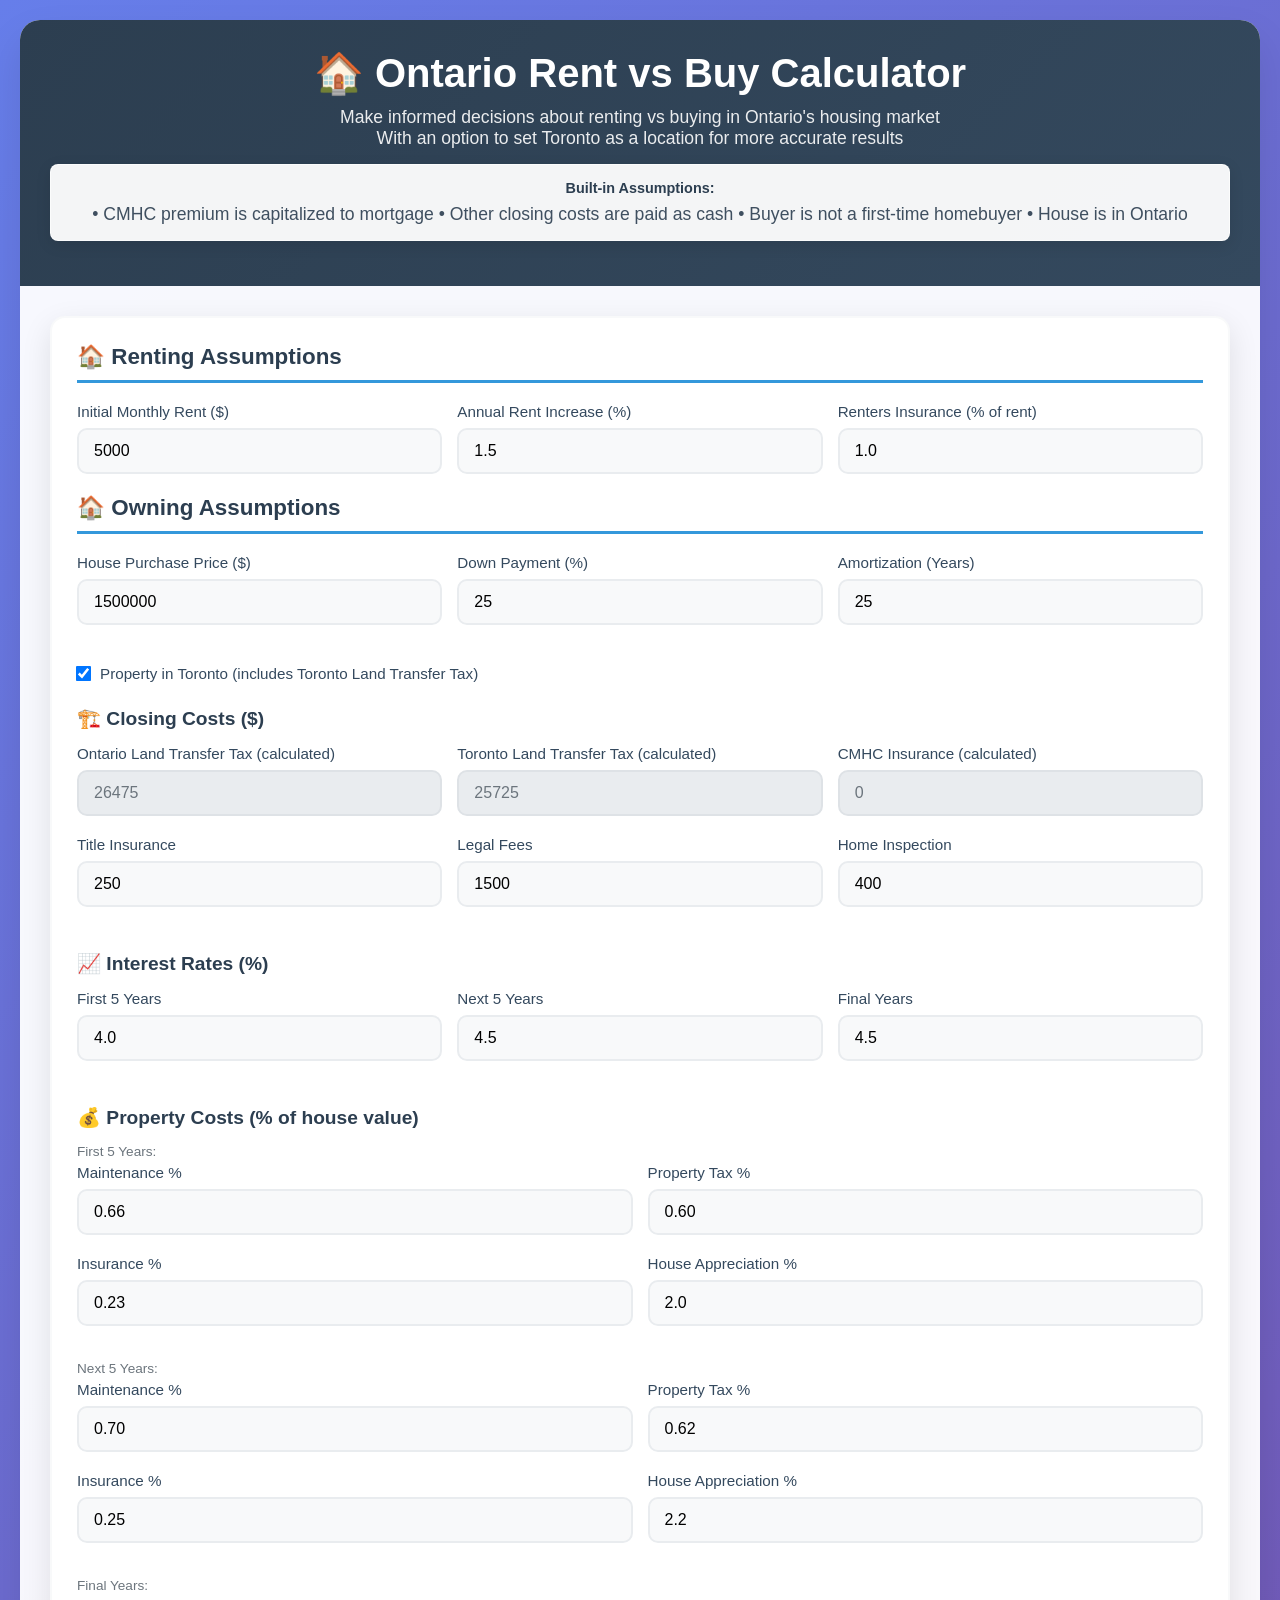
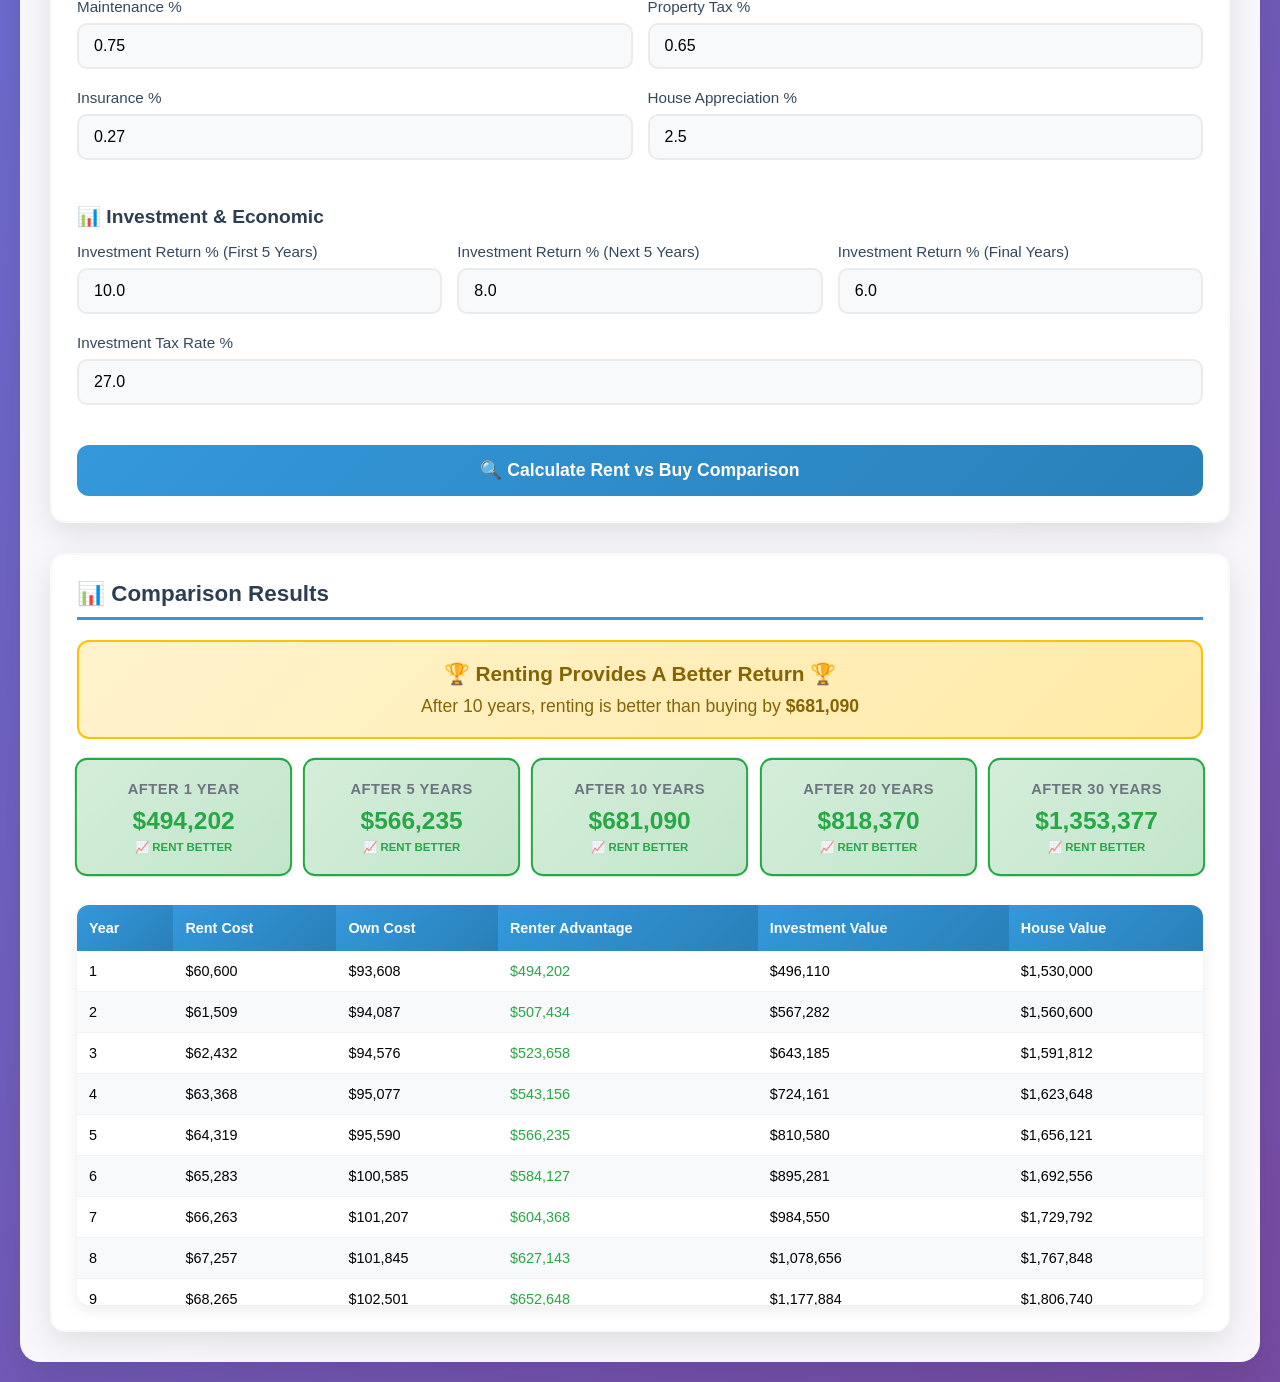
<file: index.html>
<!DOCTYPE html>
<html lang="en">
<head>
    <meta charset="UTF-8">
    <meta name="viewport" content="width=device-width, initial-scale=1.0">
    <title>Toronto Rent vs Buy Investment Calculator</title>
	<link rel="stylesheet" href="style.css">
	<script src="calculator.js"></script>
</head>
<body>
    <div class="container">
        <div class="header">
            <h1>🏠 Ontario Rent vs Buy Calculator</h1>
            <p>Make informed decisions about renting vs buying in Ontario's housing market</p>
			<p>With an option to set Toronto as a location for more accurate results</p>
            
            <div class="assumptions">
                <h4>Built-in Assumptions:</h4>
                <p>• CMHC premium is capitalized to mortgage • Other closing costs are paid as cash • Buyer is not a first-time homebuyer • House is in Ontario</p>
            </div>
        </div>

        <div class="main-content">
            <div class="input-section">
                <h2 class="section-title">🏠 Renting Assumptions</h2>
                
				<div class="three-column">
					<div class="input-group">
						<label>Initial Monthly Rent ($)</label>
						<input type="number" id="monthlyRent" value="5000">
                </div>
                
                    <div class="input-group">
                        <label>Annual Rent Increase (%)</label>
                        <input type="number" id="rentIncrease" value="1.5" step="0.1">
                </div>
                    
                    <div class="input-group">
                        <label>Renters Insurance (% of rent)</label>
                        <input type="number" id="rentersInsurancePercent" value="1.0" step="0.1">
                    </div>
                </div>
				
				<h2 class="section-title">🏠 Owning Assumptions</h2>
                
                <div class="three-column">
                    <div class="input-group">
                        <label>House Purchase Price ($)</label>
                        <input type="number" id="housePrice" value="1500000">
                    </div>
                    
                    <div class="input-group">
                        <label>Down Payment (%)</label>
                        <input type="number" id="downPayment" value="25" step="0.1">
                    </div>
                    
                    <div class="input-group">
                        <label>Amortization (Years)</label>
                        <input type="number" id="amortization" value="25" min="1" max="30">
                    </div>
                </div>
				
				<div class="input-group" style="margin: 20px 0;">
					<label style="display: flex; align-items: center; font-weight: 500; color: #34495e; font-size: 0.95rem;">
						<input type="checkbox" id="propertyInToronto" 
						   style="margin-right: 10px; width: auto; transform: scale(1.2);" 
						   onchange="updateCalculatedFields()" checked>
						Property in Toronto (includes Toronto Land Transfer Tax)
					</label>
				</div>	
                
				<h3 style="margin: 25px 0 15px 0; color: #2c3e50; font-size: 1.2rem;">🏗️ Closing Costs ($)</h3>
                
                <div class="three-column">
                    <div class="input-group">
                        <label>Ontario Land Transfer Tax (calculated)</label>
                        <input type="number" id="ontarioLTT" value="0" readonly="readonly">
                    </div>
                    
                    <div class="input-group">
                        <label>Toronto Land Transfer Tax (calculated)</label>
                        <input type="number" id="torontoLTT" value="0" readonly="readonly">
                    </div>
					
					<div class="input-group">
						<label>CMHC Insurance (calculated)</label>
						<input type="number" id="cmhcInsurance" value="0" readonly="readonly">
					</div>
                </div>

                <div class="three-column">
                    <div class="input-group">
                        <label>Title Insurance</label>
                        <input type="number" id="titleInsurance" value="250">
                    </div>
                    
                    <div class="input-group">
                        <label>Legal Fees</label>
                        <input type="number" id="legalFees" value="1500">
                    </div>

                    <div class="input-group">
                        <label>Home Inspection</label>
                        <input type="number" id="homeInspection" value="400">
                    </div>
                </div>


				
				<h3 style="margin: 25px 0 15px 0; color: #2c3e50; font-size: 1.2rem;">📈 Interest Rates (%)</h3>
                
                <div class="three-column">
                    <div class="input-group">
                        <label>First 5 Years</label>
                        <input type="number" id="interestRate1" value="4.0" step="0.1">
                    </div>
                    
                    <div class="input-group">
                        <label>Next 5 Years</label>
                        <input type="number" id="interestRate2" value="4.5" step="0.1">
                    </div>

                    <div class="input-group">
                        <label>Final Years</label>
                        <input type="number" id="interestRate3" value="4.5" step="0.1">
                    </div>
                </div>
                
<h3 style="margin: 25px 0 15px 0; color: #2c3e50; font-size: 1.2rem;">💰 Property Costs (% of house value)</h3>
                
                <div class="period-label">First 5 Years:</div>
                <div class="two-column">
                    <div class="input-group">
                        <label>Maintenance %</label>
                        <input type="number" id="maintenanceRate1" value="0.66" step="0.01">
                    </div>
                    
                    <div class="input-group">
                        <label>Property Tax %</label>
                        <input type="number" id="propertyTaxRate1" value="0.60" step="0.01">
                    </div>
                </div>

                <div class="two-column">
                    <div class="input-group">
                        <label>Insurance %</label>
                        <input type="number" id="insuranceRate1" value="0.23" step="0.01">
                    </div>
                    
                    <div class="input-group">
                        <label>House Appreciation %</label>
                        <input type="number" id="appreciationRate1" value="2.0" step="0.1">
                    </div>
                </div>

                <div class="period-label">Next 5 Years:</div>
                <div class="two-column">
                    <div class="input-group">
                        <label>Maintenance %</label>
                        <input type="number" id="maintenanceRate2" value="0.70" step="0.01">
                    </div>
                    
                    <div class="input-group">
                        <label>Property Tax %</label>
                        <input type="number" id="propertyTaxRate2" value="0.62" step="0.01">
                    </div>
                </div>

                <div class="two-column">
                    <div class="input-group">
                        <label>Insurance %</label>
                        <input type="number" id="insuranceRate2" value="0.25" step="0.01">
                    </div>
                    
                    <div class="input-group">
                        <label>House Appreciation %</label>
                        <input type="number" id="appreciationRate2" value="2.2" step="0.1">
                    </div>
                </div>

                <div class="period-label">Final Years:</div>
                <div class="two-column">
                    <div class="input-group">
                        <label>Maintenance %</label>
                        <input type="number" id="maintenanceRate3" value="0.75" step="0.01">
                    </div>
                    
                    <div class="input-group">
                        <label>Property Tax %</label>
                        <input type="number" id="propertyTaxRate3" value="0.65" step="0.01">
                    </div>
                </div>

                <div class="two-column">
                    <div class="input-group">
                        <label>Insurance %</label>
                        <input type="number" id="insuranceRate3" value="0.27" step="0.01">
                    </div>
                    
                    <div class="input-group">
                        <label>House Appreciation %</label>
                        <input type="number" id="appreciationRate3" value="2.5" step="0.1">
                    </div>
                </div>

                <h3 style="margin: 25px 0 15px 0; color: #2c3e50; font-size: 1.2rem;">📊 Investment & Economic</h3>
                
				<div class="three-column">
					<div class="input-group">
						<label>Investment Return % (First 5 Years)</label>
						<input type="number" id="investmentReturn1" value="10.0" step="0.1">
					</div>
					
					<div class="input-group">
						<label>Investment Return % (Next 5 Years)</label>
						<input type="number" id="investmentReturn2" value="8.0" step="0.1">
					</div>
					
					<div class="input-group">
						<label>Investment Return % (Final Years)</label>
						<input type="number" id="investmentReturn3" value="6.0" step="0.1">
					</div>
				</div>

                <div class="input-group">
                    <label>Investment Tax Rate %</label>
                    <input type="number" id="investmentTaxRate" value="27.0" step="0.1">
                </div>

                <button class="calculate-btn" onclick="calculateComparison()">
                    🔍 Calculate Rent vs Buy Comparison
                </button>
            </div>

            <div class="results-section">
                <h2 class="section-title">📊 Comparison Results</h2>
                
                <div class="summary-highlight" id="summaryResult">
                    <h3>Calculating...</h3>
                    <p>Click "Calculate" to see results</p>
                </div>

                <div class="comparison-grid">
                    <div class="comparison-card">
                        <h3>After 1 Year</h3>
                        <div class="value" id="result1">$0</div>
                    </div>
                    <div class="comparison-card">
                        <h3>After 5 Years</h3>
                        <div class="value" id="result5">$0</div>
                    </div>
                    <div class="comparison-card highlighted">
                        <h3>After 10 Years</h3>
                        <div class="value" id="result10">$0</div>
                    </div>
                    <div class="comparison-card">
                        <h3>After 20 Years</h3>
                        <div class="value" id="result20">$0</div>
                    </div>
                    <div class="comparison-card">
                        <h3>After 30 Years</h3>
                        <div class="value" id="result30">$0</div>
                    </div>
                </div>

                <div class="detailed-table">
                    <div class="table-container">
                        <table>
                            <thead>
                                <tr>
                                    <th>Year</th>
                                    <th>Rent Cost</th>
                                    <th>Own Cost</th>
                                    <th>Renter Advantage</th>
                                    <th>Investment Value</th>
                                    <th>House Value</th>
                                </tr>
                            </thead>
                            <tbody id="detailedResults">
                                <tr>
                                    <td colspan="6" style="text-align: center; padding: 30px; color: #6c757d;">
                                        Click "Calculate" to see detailed year-by-year comparison
                                    </td>
                                </tr>
                            </tbody>
                        </table>
                    </div>
                </div>
            </div>
        </div>
    </div>

</body>
</html>
</file>
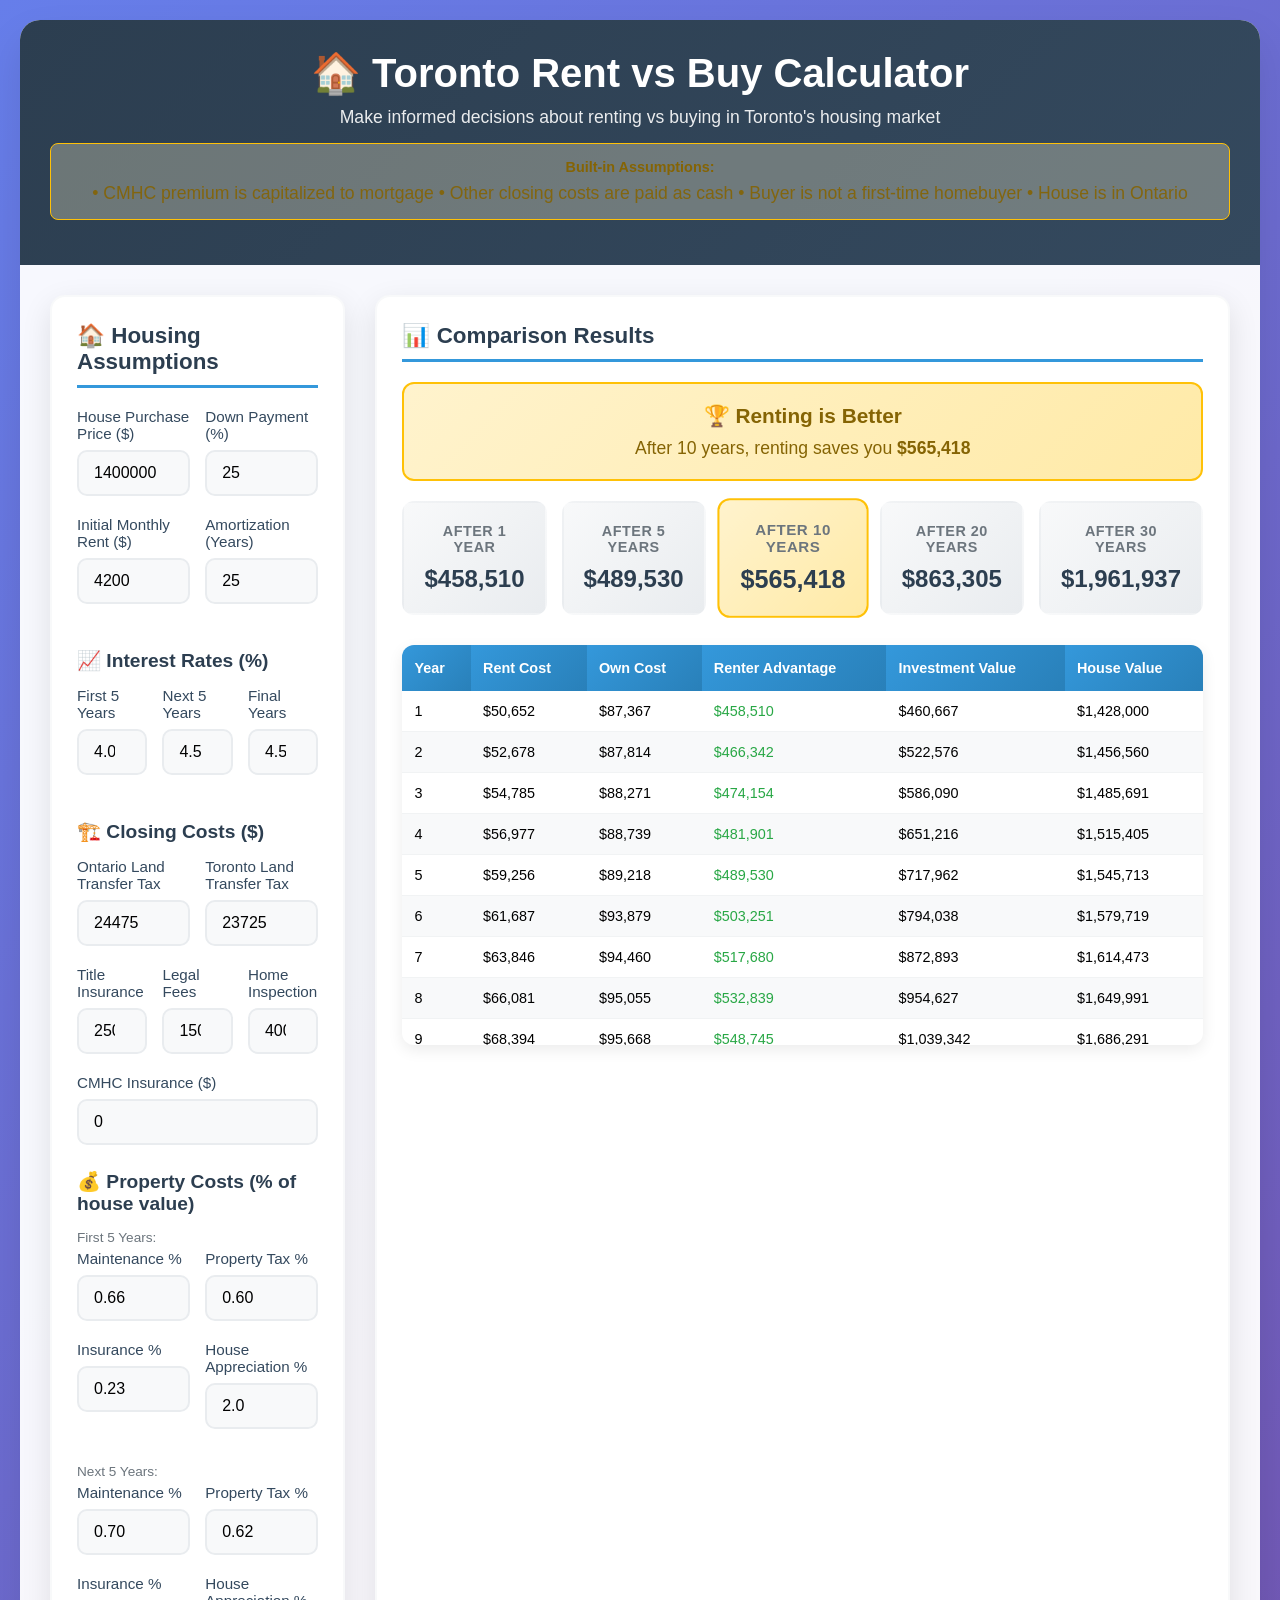
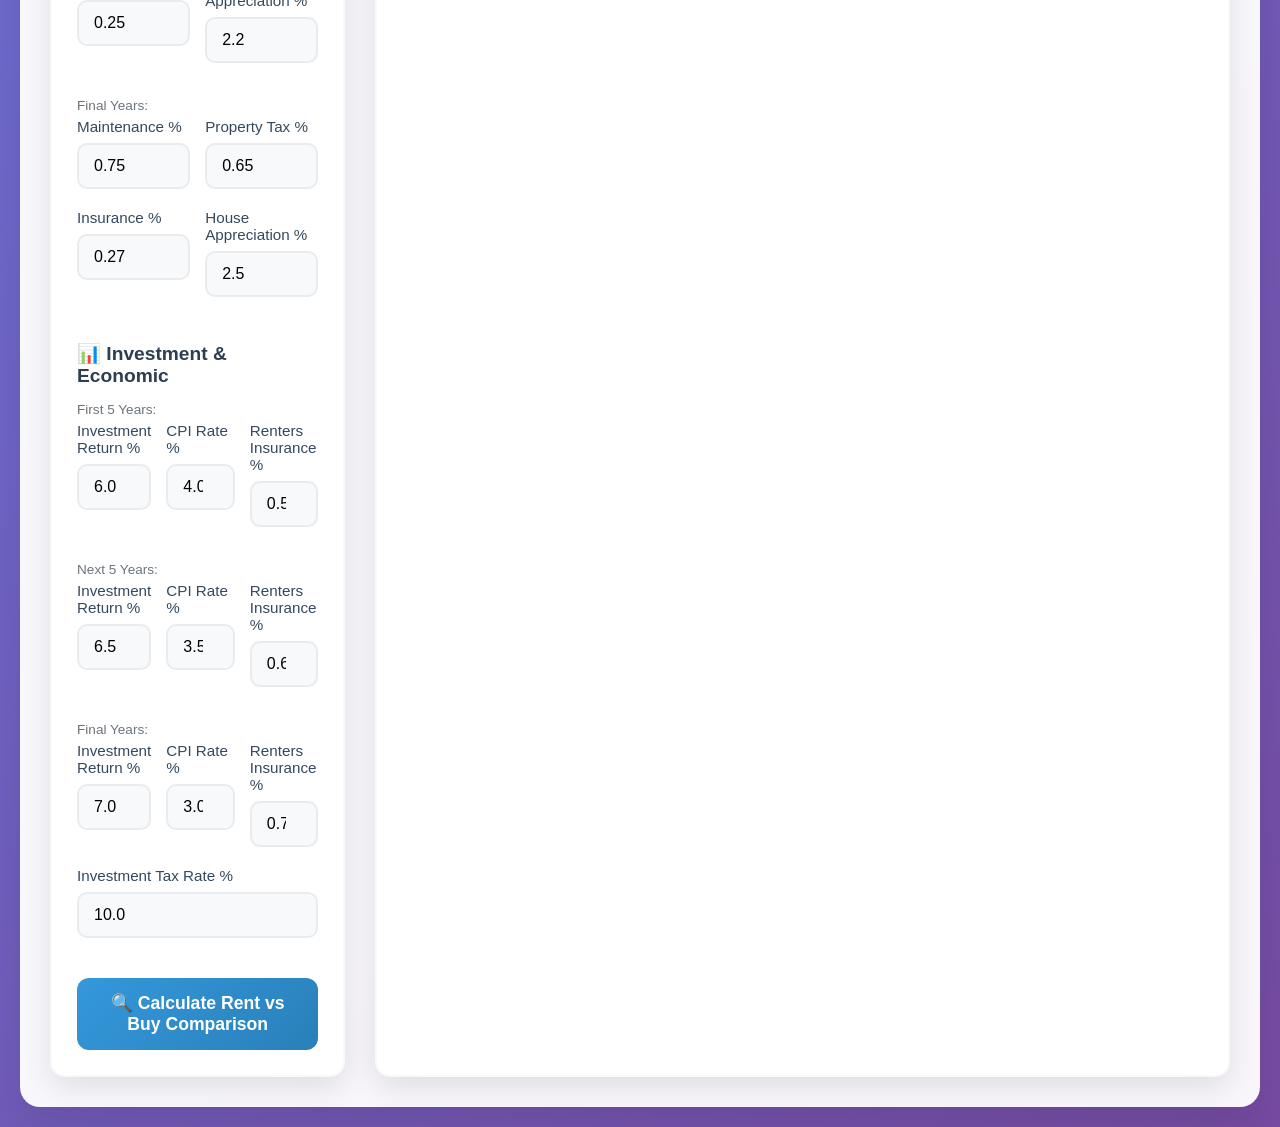
<file: enhanced-rent-buy-calculator.html>
<!DOCTYPE html>
<html lang="en">
<head>
    <meta charset="UTF-8">
    <meta name="viewport" content="width=device-width, initial-scale=1.0">
    <title>Toronto Rent vs Buy Investment Calculator</title>
    <style>
        * {
            margin: 0;
            padding: 0;
            box-sizing: border-box;
        }

        body {
            font-family: 'Segoe UI', Tahoma, Geneva, Verdana, sans-serif;
            background: linear-gradient(135deg, #667eea 0%, #764ba2 100%);
            min-height: 100vh;
            padding: 20px;
        }

        .container {
            max-width: 1600px;
            margin: 0 auto;
            background: rgba(255, 255, 255, 0.95);
            border-radius: 20px;
            box-shadow: 0 20px 40px rgba(0, 0, 0, 0.1);
            overflow: hidden;
        }

        .header {
            background: linear-gradient(135deg, #2c3e50 0%, #34495e 100%);
            color: white;
            padding: 30px;
            text-align: center;
        }

        .header h1 {
            font-size: 2.5rem;
            margin-bottom: 10px;
            font-weight: 600;
        }

        .header p {
            font-size: 1.1rem;
            opacity: 0.9;
        }

        .assumptions {
            background: rgba(255, 243, 205, 0.3);
            border: 1px solid #ffc107;
            border-radius: 8px;
            padding: 15px;
            margin: 15px 0;
            font-size: 0.9rem;
            color: #856404;
        }

        .assumptions h4 {
            margin-bottom: 8px;
            color: #856404;
        }

        .main-content {
            display: grid;
            grid-template-columns: 1fr 1fr;
            gap: 30px;
            padding: 30px;
        }

        .input-section {
            background: white;
            border-radius: 15px;
            padding: 25px;
            box-shadow: 0 10px 30px rgba(0, 0, 0, 0.1);
            border: 2px solid #f8f9fa;
        }

        .section-title {
            font-size: 1.4rem;
            font-weight: 600;
            color: #2c3e50;
            margin-bottom: 20px;
            padding-bottom: 10px;
            border-bottom: 3px solid #3498db;
        }

        .input-group {
            margin-bottom: 20px;
        }

        .input-group label {
            display: block;
            font-weight: 500;
            color: #34495e;
            margin-bottom: 8px;
            font-size: 0.95rem;
        }

        .input-group input {
            width: 100%;
            padding: 12px 15px;
            border: 2px solid #e9ecef;
            border-radius: 10px;
            font-size: 1rem;
            transition: all 0.3s ease;
            background: #f8f9fa;
        }

        .input-group input:focus {
            outline: none;
            border-color: #3498db;
            background: white;
            box-shadow: 0 0 0 3px rgba(52, 152, 219, 0.1);
        }

        .results-section {
            background: white;
            border-radius: 15px;
            padding: 25px;
            box-shadow: 0 10px 30px rgba(0, 0, 0, 0.1);
            border: 2px solid #f8f9fa;
        }

        .comparison-grid {
            display: grid;
            grid-template-columns: repeat(5, 1fr);
            gap: 15px;
            margin-bottom: 30px;
        }

        .comparison-card {
            background: linear-gradient(135deg, #f8f9fa 0%, #e9ecef 100%);
            padding: 20px;
            border-radius: 12px;
            text-align: center;
            border: 2px solid transparent;
            transition: all 0.3s ease;
        }

        .comparison-card:hover {
            transform: translateY(-5px);
            box-shadow: 0 15px 35px rgba(0, 0, 0, 0.1);
        }

        .comparison-card.winner {
            background: linear-gradient(135deg, #d4edda 0%, #c3e6cb 100%);
            border-color: #28a745;
        }

        .comparison-card.highlighted {
            background: linear-gradient(135deg, #fff3cd 0%, #ffeaa7 100%);
            border-color: #ffc107;
            transform: scale(1.05);
        }

        .comparison-card h3 {
            font-size: 0.9rem;
            color: #6c757d;
            margin-bottom: 10px;
            text-transform: uppercase;
            letter-spacing: 0.5px;
        }

        .comparison-card .value {
            font-size: 1.5rem;
            font-weight: 700;
            color: #2c3e50;
        }

        .comparison-card.winner .value {
            color: #28a745;
        }

        .detailed-table {
            background: white;
            border-radius: 12px;
            overflow: hidden;
            box-shadow: 0 5px 15px rgba(0, 0, 0, 0.08);
            margin-top: 30px;
        }

        .table-container {
            max-height: 400px;
            overflow-y: auto;
        }

        table {
            width: 100%;
            border-collapse: collapse;
        }

        th {
            background: linear-gradient(135deg, #3498db 0%, #2980b9 100%);
            color: white;
            padding: 15px 12px;
            text-align: left;
            font-weight: 600;
            font-size: 0.9rem;
            position: sticky;
            top: 0;
            z-index: 10;
        }

        td {
            padding: 12px;
            border-bottom: 1px solid #f1f3f4;
            font-size: 0.9rem;
        }

        tr:nth-child(even) {
            background: #f8f9fa;
        }

        tr:hover {
            background: #e3f2fd;
        }

        .calculate-btn {
            background: linear-gradient(135deg, #3498db 0%, #2980b9 100%);
            color: white;
            border: none;
            padding: 15px 30px;
            font-size: 1.1rem;
            font-weight: 600;
            border-radius: 12px;
            cursor: pointer;
            transition: all 0.3s ease;
            width: 100%;
            margin-top: 20px;
        }

        .calculate-btn:hover {
            transform: translateY(-2px);
            box-shadow: 0 10px 25px rgba(52, 152, 219, 0.3);
        }

        .two-column {
            display: grid;
            grid-template-columns: 1fr 1fr;
            gap: 15px;
        }

        .three-column {
            display: grid;
            grid-template-columns: 1fr 1fr 1fr;
            gap: 15px;
        }

        .full-width {
            grid-column: 1 / -1;
        }

        .period-label {
            font-size: 0.85rem;
            color: #6c757d;
            font-weight: 500;
            margin: 15px 0 5px 0;
        }

        @media (max-width: 1200px) {
            .comparison-grid {
                grid-template-columns: repeat(3, 1fr);
            }
        }

        @media (max-width: 768px) {
            .main-content {
                grid-template-columns: 1fr;
                gap: 20px;
                padding: 20px;
            }
            
            .comparison-grid {
                grid-template-columns: 1fr;
            }
            
            .two-column,
            .three-column {
                grid-template-columns: 1fr;
            }
            
            .header h1 {
                font-size: 2rem;
            }
        }

        .summary-highlight {
            background: linear-gradient(135deg, #fff3cd 0%, #ffeaa7 100%);
            border: 2px solid #ffc107;
            border-radius: 12px;
            padding: 20px;
            margin: 20px 0;
            text-align: center;
        }

        .summary-highlight h3 {
            color: #856404;
            font-size: 1.3rem;
            margin-bottom: 10px;
        }

        .summary-highlight p {
            color: #856404;
            font-size: 1.1rem;
            font-weight: 500;
        }
    </style>
</head>
<body>
    <div class="container">
        <div class="header">
            <h1>🏠 Toronto Rent vs Buy Calculator</h1>
            <p>Make informed decisions about renting vs buying in Toronto's housing market</p>
            
            <div class="assumptions">
                <h4>Built-in Assumptions:</h4>
                <p>• CMHC premium is capitalized to mortgage • Other closing costs are paid as cash • Buyer is not a first-time homebuyer • House is in Ontario</p>
            </div>
        </div>

        <div class="main-content">
            <div class="input-section">
                <h2 class="section-title">🏠 Housing Assumptions</h2>
                
                <div class="two-column">
                    <div class="input-group">
                        <label>House Purchase Price ($)</label>
                        <input type="number" id="housePrice" value="1400000">
                    </div>
                    
                    <div class="input-group">
                        <label>Down Payment (%)</label>
                        <input type="number" id="downPayment" value="25" step="0.1">
                    </div>
                </div>

                <div class="two-column">
                    <div class="input-group">
                        <label>Initial Monthly Rent ($)</label>
                        <input type="number" id="monthlyRent" value="4200">
                    </div>
                    
                    <div class="input-group">
                        <label>Amortization (Years)</label>
                        <input type="number" id="amortization" value="25" min="1" max="30">
                    </div>
                </div>

                <h3 style="margin: 25px 0 15px 0; color: #2c3e50; font-size: 1.2rem;">📈 Interest Rates (%)</h3>
                
                <div class="three-column">
                    <div class="input-group">
                        <label>First 5 Years</label>
                        <input type="number" id="interestRate1" value="4.0" step="0.1">
                    </div>
                    
                    <div class="input-group">
                        <label>Next 5 Years</label>
                        <input type="number" id="interestRate2" value="4.5" step="0.1">
                    </div>

                    <div class="input-group">
                        <label>Final Years</label>
                        <input type="number" id="interestRate3" value="4.5" step="0.1">
                    </div>
                </div>

                <h3 style="margin: 25px 0 15px 0; color: #2c3e50; font-size: 1.2rem;">🏗️ Closing Costs ($)</h3>
                
                <div class="two-column">
                    <div class="input-group">
                        <label>Ontario Land Transfer Tax</label>
                        <input type="number" id="ontarioLTT" value="0" readonly>
                    </div>
                    
                    <div class="input-group">
                        <label>Toronto Land Transfer Tax</label>
                        <input type="number" id="torontoLTT" value="0" readonly>
                    </div>
                </div>

                <div class="three-column">
                    <div class="input-group">
                        <label>Title Insurance</label>
                        <input type="number" id="titleInsurance" value="250">
                    </div>
                    
                    <div class="input-group">
                        <label>Legal Fees</label>
                        <input type="number" id="legalFees" value="1500">
                    </div>

                    <div class="input-group">
                        <label>Home Inspection</label>
                        <input type="number" id="homeInspection" value="400">
                    </div>
                </div>

                <div class="input-group">
                    <label>CMHC Insurance ($)</label>
                    <input type="number" id="cmhcInsurance" value="0" readonly>
                </div>

                <h3 style="margin: 25px 0 15px 0; color: #2c3e50; font-size: 1.2rem;">💰 Property Costs (% of house value)</h3>
                
                <div class="period-label">First 5 Years:</div>
                <div class="two-column">
                    <div class="input-group">
                        <label>Maintenance %</label>
                        <input type="number" id="maintenanceRate1" value="0.66" step="0.01">
                    </div>
                    
                    <div class="input-group">
                        <label>Property Tax %</label>
                        <input type="number" id="propertyTaxRate1" value="0.60" step="0.01">
                    </div>
                </div>

                <div class="two-column">
                    <div class="input-group">
                        <label>Insurance %</label>
                        <input type="number" id="insuranceRate1" value="0.23" step="0.01">
                    </div>
                    
                    <div class="input-group">
                        <label>House Appreciation %</label>
                        <input type="number" id="appreciationRate1" value="2.0" step="0.1">
                    </div>
                </div>

                <div class="period-label">Next 5 Years:</div>
                <div class="two-column">
                    <div class="input-group">
                        <label>Maintenance %</label>
                        <input type="number" id="maintenanceRate2" value="0.70" step="0.01">
                    </div>
                    
                    <div class="input-group">
                        <label>Property Tax %</label>
                        <input type="number" id="propertyTaxRate2" value="0.62" step="0.01">
                    </div>
                </div>

                <div class="two-column">
                    <div class="input-group">
                        <label>Insurance %</label>
                        <input type="number" id="insuranceRate2" value="0.25" step="0.01">
                    </div>
                    
                    <div class="input-group">
                        <label>House Appreciation %</label>
                        <input type="number" id="appreciationRate2" value="2.2" step="0.1">
                    </div>
                </div>

                <div class="period-label">Final Years:</div>
                <div class="two-column">
                    <div class="input-group">
                        <label>Maintenance %</label>
                        <input type="number" id="maintenanceRate3" value="0.75" step="0.01">
                    </div>
                    
                    <div class="input-group">
                        <label>Property Tax %</label>
                        <input type="number" id="propertyTaxRate3" value="0.65" step="0.01">
                    </div>
                </div>

                <div class="two-column">
                    <div class="input-group">
                        <label>Insurance %</label>
                        <input type="number" id="insuranceRate3" value="0.27" step="0.01">
                    </div>
                    
                    <div class="input-group">
                        <label>House Appreciation %</label>
                        <input type="number" id="appreciationRate3" value="2.5" step="0.1">
                    </div>
                </div>

                <h3 style="margin: 25px 0 15px 0; color: #2c3e50; font-size: 1.2rem;">📊 Investment & Economic</h3>
                
                <div class="period-label">First 5 Years:</div>
                <div class="three-column">
                    <div class="input-group">
                        <label>Investment Return %</label>
                        <input type="number" id="investmentReturn1" value="6.0" step="0.1">
                    </div>
                    
                    <div class="input-group">
                        <label>CPI Rate %</label>
                        <input type="number" id="cpiRate1" value="4.0" step="0.1">
                    </div>

                    <div class="input-group">
                        <label>Renters Insurance %</label>
                        <input type="number" id="rentersInsurance1" value="0.5" step="0.1">
                    </div>
                </div>

                <div class="period-label">Next 5 Years:</div>
                <div class="three-column">
                    <div class="input-group">
                        <label>Investment Return %</label>
                        <input type="number" id="investmentReturn2" value="6.5" step="0.1">
                    </div>
                    
                    <div class="input-group">
                        <label>CPI Rate %</label>
                        <input type="number" id="cpiRate2" value="3.5" step="0.1">
                    </div>

                    <div class="input-group">
                        <label>Renters Insurance %</label>
                        <input type="number" id="rentersInsurance2" value="0.6" step="0.1">
                    </div>
                </div>

                <div class="period-label">Final Years:</div>
                <div class="three-column">
                    <div class="input-group">
                        <label>Investment Return %</label>
                        <input type="number" id="investmentReturn3" value="7.0" step="0.1">
                    </div>
                    
                    <div class="input-group">
                        <label>CPI Rate %</label>
                        <input type="number" id="cpiRate3" value="3.0" step="0.1">
                    </div>

                    <div class="input-group">
                        <label>Renters Insurance %</label>
                        <input type="number" id="rentersInsurance3" value="0.7" step="0.1">
                    </div>
                </div>

                <div class="input-group">
                    <label>Investment Tax Rate %</label>
                    <input type="number" id="investmentTaxRate" value="10.0" step="0.1">
                </div>

                <button class="calculate-btn" onclick="calculateComparison()">
                    🔍 Calculate Rent vs Buy Comparison
                </button>
            </div>

            <div class="results-section">
                <h2 class="section-title">📊 Comparison Results</h2>
                
                <div class="summary-highlight" id="summaryResult">
                    <h3>Calculating...</h3>
                    <p>Click "Calculate" to see results</p>
                </div>

                <div class="comparison-grid">
                    <div class="comparison-card">
                        <h3>After 1 Year</h3>
                        <div class="value" id="result1">$0</div>
                    </div>
                    <div class="comparison-card">
                        <h3>After 5 Years</h3>
                        <div class="value" id="result5">$0</div>
                    </div>
                    <div class="comparison-card highlighted">
                        <h3>After 10 Years</h3>
                        <div class="value" id="result10">$0</div>
                    </div>
                    <div class="comparison-card">
                        <h3>After 20 Years</h3>
                        <div class="value" id="result20">$0</div>
                    </div>
                    <div class="comparison-card">
                        <h3>After 30 Years</h3>
                        <div class="value" id="result30">$0</div>
                    </div>
                </div>

                <div class="detailed-table">
                    <div class="table-container">
                        <table>
                            <thead>
                                <tr>
                                    <th>Year</th>
                                    <th>Rent Cost</th>
                                    <th>Own Cost</th>
                                    <th>Renter Advantage</th>
                                    <th>Investment Value</th>
                                    <th>House Value</th>
                                </tr>
                            </thead>
                            <tbody id="detailedResults">
                                <tr>
                                    <td colspan="6" style="text-align: center; padding: 30px; color: #6c757d;">
                                        Click "Calculate" to see detailed year-by-year comparison
                                    </td>
                                </tr>
                            </tbody>
                        </table>
                    </div>
                </div>
            </div>
        </div>
    </div>

    <script>
        function calculateComparison() {
            // Get input values
            const housePrice = parseFloat(document.getElementById('housePrice').value);
            const downPaymentPercent = parseFloat(document.getElementById('downPayment').value) / 100;
            const monthlyRent = parseFloat(document.getElementById('monthlyRent').value);
            const amortizationYears = parseInt(document.getElementById('amortization').value);
            
            // Interest rates
            const interestRate1 = parseFloat(document.getElementById('interestRate1').value) / 100;
            const interestRate2 = parseFloat(document.getElementById('interestRate2').value) / 100;
            const interestRate3 = parseFloat(document.getElementById('interestRate3').value) / 100;
            
            // Closing costs
            const titleInsurance = parseFloat(document.getElementById('titleInsurance').value);
            const legalFees = parseFloat(document.getElementById('legalFees').value);
            const homeInspection = parseFloat(document.getElementById('homeInspection').value);
            
            // Property costs by period
            const maintenanceRates = [
                parseFloat(document.getElementById('maintenanceRate1').value) / 100,
                parseFloat(document.getElementById('maintenanceRate2').value) / 100,
                parseFloat(document.getElementById('maintenanceRate3').value) / 100
            ];
            const propertyTaxRates = [
                parseFloat(document.getElementById('propertyTaxRate1').value) / 100,
                parseFloat(document.getElementById('propertyTaxRate2').value) / 100,
                parseFloat(document.getElementById('propertyTaxRate3').value) / 100
            ];
            const insuranceRates = [
                parseFloat(document.getElementById('insuranceRate1').value) / 100,
                parseFloat(document.getElementById('insuranceRate2').value) / 100,
                parseFloat(document.getElementById('insuranceRate3').value) / 100
            ];
            const appreciationRates = [
                parseFloat(document.getElementById('appreciationRate1').value) / 100,
                parseFloat(document.getElementById('appreciationRate2').value) / 100,
                parseFloat(document.getElementById('appreciationRate3').value) / 100
            ];
            
            // Investment and economic by period
            const investmentReturns = [
                parseFloat(document.getElementById('investmentReturn1').value) / 100,
                parseFloat(document.getElementById('investmentReturn2').value) / 100,
                parseFloat(document.getElementById('investmentReturn3').value) / 100
            ];
            const cpiRates = [
                parseFloat(document.getElementById('cpiRate1').value) / 100,
                parseFloat(document.getElementById('cpiRate2').value) / 100,
                parseFloat(document.getElementById('cpiRate3').value) / 100
            ];
            const rentersInsuranceRates = [
                parseFloat(document.getElementById('rentersInsurance1').value) / 100,
                parseFloat(document.getElementById('rentersInsurance2').value) / 100,
                parseFloat(document.getElementById('rentersInsurance3').value) / 100
            ];
            
            const investmentTaxRate = parseFloat(document.getElementById('investmentTaxRate').value) / 100;

            // Calculate initial values
            const downPayment = housePrice * downPaymentPercent;
            const mortgageAmount = housePrice - downPayment;
            
            // Calculate CMHC insurance if down payment < 20%
            let cmhcInsurance = 0;
            if (downPaymentPercent < 0.20) {
                if (downPaymentPercent >= 0.15) {
                    cmhcInsurance = mortgageAmount * 0.028;
                } else if (downPaymentPercent >= 0.10) {
                    cmhcInsurance = mortgageAmount * 0.031;
                } else {
                    cmhcInsurance = mortgageAmount * 0.04;
                }
            }
            
            // Toronto-specific closing costs
            const ontarioLandTransferTax = calculateOntarioLTT(housePrice);
            const torontoLandTransferTax = calculateTorontoLTT(housePrice);
            
            // Update readonly fields
            document.getElementById('ontarioLTT').value = Math.round(ontarioLandTransferTax);
            document.getElementById('torontoLTT').value = Math.round(torontoLandTransferTax);
            document.getElementById('cmhcInsurance').value = Math.round(cmhcInsurance);
            
            const closingCosts = ontarioLandTransferTax + torontoLandTransferTax + titleInsurance + legalFees + homeInspection;
            const totalCashForPurchase = downPayment + closingCosts;
            const totalMortgage = mortgageAmount + cmhcInsurance;

            // Initialize arrays for year-by-year calculations
            let results = [];
            let currentRent = monthlyRent;
            let investmentPortfolio = totalCashForPurchase;
            let mortgageBalance = totalMortgage;
            let currentHouseValue = housePrice;

            for (let year = 1; year <= 30; year++) {
                // Determine period (0=first 5, 1=next 5, 2=final 20)
                let period = year <= 5 ? 0 : (year <= 10 ? 1 : 2);
                
                // Get current rates based on period
                const currentInterestRate = period === 0 ? interestRate1 : (period === 1 ? interestRate2 : interestRate3);
                const currentMaintenanceRate = maintenanceRates[period];
                const currentPropertyTaxRate = propertyTaxRates[period];
                const currentInsuranceRate = insuranceRates[period];
                const currentAppreciationRate = appreciationRates[period];
                const currentInvestmentReturn = investmentReturns[period];
                const currentCpiRate = cpiRates[period];
                const currentRentersInsuranceRate = rentersInsuranceRates[period];

                // Calculate mortgage payment (if still paying)
                const remainingYears = Math.max(0, amortizationYears - (year - 1));
                let monthlyMortgagePayment = 0;
                let annualMortgagePayment = 0;
                
                if (remainingYears > 0 && mortgageBalance > 0) {
                    const monthlyRate = currentInterestRate / 12;
                    const totalPayments = remainingYears * 12;
                    
                    if (monthlyRate > 0) {
                        monthlyMortgagePayment = mortgageBalance * (monthlyRate * Math.pow(1 + monthlyRate, totalPayments)) / 
                                                (Math.pow(1 + monthlyRate, totalPayments) - 1);
                    } else {
                        monthlyMortgagePayment = mortgageBalance / totalPayments;
                    }
                    
                    annualMortgagePayment = monthlyMortgagePayment * 12;
                    
                    // Update mortgage balance
                    const interestPaid = mortgageBalance * currentInterestRate;
                    const principalPaid = annualMortgagePayment - interestPaid;
                    mortgageBalance = Math.max(0, mortgageBalance - principalPaid);
                }

                // Calculate annual costs
                const annualRent = currentRent * 12;
                const rentersInsurance = annualRent * currentRentersInsuranceRate;
                const totalRentCost = annualRent + rentersInsurance;
                
                const maintenance = currentHouseValue * currentMaintenanceRate;
                const propertyTax = currentHouseValue * currentPropertyTaxRate;
                const homeInsurance = currentHouseValue * currentInsuranceRate;
                
                const totalOwnershipCost = annualMortgagePayment + maintenance + propertyTax + homeInsurance;
                const renterAdvantage = totalOwnershipCost - totalRentCost;

                // Update investment portfolio (renter invests the difference)
                if (renterAdvantage > 0) {
                    investmentPortfolio += renterAdvantage;
                }
                investmentPortfolio *= (1 + currentInvestmentReturn * (1 - investmentTaxRate));

                // Update house value
                currentHouseValue *= (1 + currentAppreciationRate);

                // Calculate owner's equity
                const ownerEquity = currentHouseValue - mortgageBalance;

                // Calculate net position difference (positive means renting is better)
                const renterNetWorth = investmentPortfolio;
                const ownerNetWorth = ownerEquity;
                const difference = renterNetWorth - ownerNetWorth + totalCashForPurchase;

                results.push({
                    year: year,
                    rentCost: totalRentCost,
                    ownCost: totalOwnershipCost,
                    renterAdvantage: renterAdvantage,
                    investmentValue: investmentPortfolio,
                    houseValue: currentHouseValue,
                    difference: difference
                });

                // Update rent for next year
                currentRent *= (1 + currentCpiRate);
            }

            // Update UI with results
            updateResults(results);
        }

        function calculateOntarioLTT(price) {
            let tax = 0;
            if (price <= 55000) {
                tax = price * 0.005;
            } else if (price <= 250000) {
                tax = 275 + (price - 55000) * 0.01;
            } else if (price <= 400000) {
                tax = 2225 + (price - 250000) * 0.015;
            } else if (price <= 2000000) {
                tax = 4475 + (price - 400000) * 0.02;
            } else {
                tax = 36475 + (price - 2000000) * 0.025;
            }
            return tax;
        }

        function calculateTorontoLTT(price) {
            let tax = 0;
            if (price <= 55000) {
                tax = price * 0.005;
            } else if (price <= 400000) {
                tax = 275 + (price - 55000) * 0.01;
            } else if (price <= 2000000) {
                tax = 3725 + (price - 400000) * 0.02;
            } else {
                tax = 35725 + (price - 2000000) * 0.025;
            }
            return tax;
        }

        function updateResults(results) {
            // Update summary cards
            const result1 = results[0]; // Year 1
            const result5 = results[4]; // Year 5
            const result10 = results[9]; // Year 10
            const result20 = results[19]; // Year 20
            const result30 = results[29]; // Year 30

            document.getElementById('result1').textContent = formatCurrency(result1.difference);
            document.getElementById('result5').textContent = formatCurrency(result5.difference);
            document.getElementById('result10').textContent = formatCurrency(result10.difference);
            document.getElementById('result20').textContent = formatCurrency(result20.difference);
            document.getElementById('result30').textContent = formatCurrency(result30.difference);

            // Update summary highlight based on 10-year result
            const summaryElement = document.getElementById('summaryResult');
            if (result10.difference > 0) {
                summaryElement.innerHTML = `
                    <h3>🏆 Renting is Better</h3>
                    <p>After 10 years, renting saves you <strong>${formatCurrency(result10.difference)}</strong></p>
                `;
            } else {
                summaryElement.innerHTML = `
                    <h3>🏠 Buying is Better</h3>
                    <p>After 10 years, buying saves you <strong>${formatCurrency(Math.abs(result10.difference))}</strong></p>
                `;
            }

            // Update detailed table - show all years initially, then every 5 years
            const tbody = document.getElementById('detailedResults');
            tbody.innerHTML = '';
            
            results.forEach((result, index) => {
                // Show years 1-10, then every 5 years
                if (index < 10 || (index + 1) % 5 === 0) {
                    const row = tbody.insertRow();
                    row.innerHTML = `
                        <td>${result.year}</td>
                        <td>${formatCurrency(result.rentCost)}</td>
                        <td>${formatCurrency(result.ownCost)}</td>
                        <td style="color: ${result.difference > 0 ? '#28a745' : '#dc3545'}">${formatCurrency(result.difference)}</td>
                        <td>${formatCurrency(result.investmentValue)}</td>
                        <td>${formatCurrency(result.houseValue)}</td>
                    `;
                }
            });
        }

        function formatCurrency(amount) {
            return new Intl.NumberFormat('en-CA', {
                style: 'currency',
                currency: 'CAD',
                minimumFractionDigits: 0,
                maximumFractionDigits: 0
            }).format(amount);
        }

        // Auto-calculate land transfer taxes and CMHC when house price or down payment changes
        function updateCalculatedFields() {
            const housePrice = parseFloat(document.getElementById('housePrice').value) || 0;
            const downPaymentPercent = parseFloat(document.getElementById('downPayment').value) / 100 || 0;
            
            // Update land transfer taxes
            document.getElementById('ontarioLTT').value = Math.round(calculateOntarioLTT(housePrice));
            document.getElementById('torontoLTT').value = Math.round(calculateTorontoLTT(housePrice));
            
            // Update CMHC insurance
            const mortgageAmount = housePrice * (1 - downPaymentPercent);
            let cmhcInsurance = 0;
            if (downPaymentPercent < 0.20 && downPaymentPercent > 0.05) {
                if (downPaymentPercent >= 0.15) {
                    cmhcInsurance = mortgageAmount * 0.028;
                } else if (downPaymentPercent >= 0.10) {
                    cmhcInsurance = mortgageAmount * 0.031;
                } else {
                    cmhcInsurance = mortgageAmount * 0.04;
                }
            }
            document.getElementById('cmhcInsurance').value = Math.round(cmhcInsurance);
        }

        // Add event listeners for auto-updating calculated fields
        document.addEventListener('DOMContentLoaded', function() {
            document.getElementById('housePrice').addEventListener('input', updateCalculatedFields);
            document.getElementById('downPayment').addEventListener('input', updateCalculatedFields);
            
            // Initial calculation
            updateCalculatedFields();
            calculateComparison();
        });
    </script>
</body>
</html>
</file>
<file: style.css>
* {
    margin: 0;
    padding: 0;
    box-sizing: border-box;
}

body {
    font-family: 'Segoe UI', Tahoma, Geneva, Verdana, sans-serif;
    background: linear-gradient(135deg, #667eea 0%, #764ba2 100%);
    min-height: 100vh;
    padding: 20px;
}

.container {
    max-width: 1600px;
    margin: 0 auto;
    background: rgba(255, 255, 255, 0.95);
    border-radius: 20px;
    box-shadow: 0 20px 40px rgba(0, 0, 0, 0.1);
    overflow: hidden;
}

.header {
    background: linear-gradient(135deg, #2c3e50 0%, #34495e 100%);
    color: white;
    padding: 30px;
    text-align: center;
}

.header h1 {
    font-size: 2.5rem;
    margin-bottom: 10px;
    font-weight: 600;
}

.header p {
    font-size: 1.1rem;
    opacity: 0.9;
}

.assumptions {
    background: rgba(255, 255, 255, 0.95);
    border: 1px solid rgba(255, 255, 255, 0.7);
    border-radius: 8px;
    padding: 15px;
    margin: 15px 0;
    font-size: 0.9rem;
    color: #2c3e50;
    box-shadow: 0 4px 15px rgba(0, 0, 0, 0.1);
}

.assumptions h4 {
    margin-bottom: 8px;
    color: #2c3e50;
    font-weight: 600;
}

.main-content {
    display: grid;
    grid-template-columns: 1fr;
    gap: 30px;
    padding: 30px;
}

.input-section {
    background: white;
    border-radius: 15px;
    padding: 25px;
    box-shadow: 0 10px 30px rgba(0, 0, 0, 0.1);
    border: 2px solid #f8f9fa;
}

.section-title {
    font-size: 1.4rem;
    font-weight: 600;
    color: #2c3e50;
    margin-bottom: 20px;
    padding-bottom: 10px;
    border-bottom: 3px solid #3498db;
}

.input-group {
    margin-bottom: 20px;
}

.input-group label {
    display: block;
    font-weight: 500;
    color: #34495e;
    margin-bottom: 8px;
    font-size: 0.95rem;
}

.input-group input {
    width: 100%;
    padding: 12px 15px;
    border: 2px solid #e9ecef;
    border-radius: 10px;
    font-size: 1rem;
    transition: all 0.3s ease;
    background: #f8f9fa;
}

.input-group input:focus {
    outline: none;
    border-color: #3498db;
    background: white;
    box-shadow: 0 0 0 3px rgba(52, 152, 219, 0.1);
}

.input-group input[readonly] {
    background-color: #e9ecef !important;
    color: #6c757d !important;
    cursor: not-allowed !important;
    border-color: #dee2e6 !important;
    opacity: 1;
}

.input-group input[readonly]:focus {
    background-color: #e9ecef !important;
    border-color: #dee2e6 !important;
    box-shadow: none !important;
    color: #6c757d !important;
}

.results-section {
    background: white;
    border-radius: 15px;
    padding: 25px;
    box-shadow: 0 10px 30px rgba(0, 0, 0, 0.1);
    border: 2px solid #f8f9fa;
}

.comparison-grid {
    display: grid;
    grid-template-columns: repeat(5, 1fr);
    gap: 15px;
    margin-bottom: 30px;
}

.comparison-card {
    background: linear-gradient(135deg, #f8f9fa 0%, #e9ecef 100%);
    padding: 20px;
    border-radius: 12px;
    text-align: center;
    border: 2px solid transparent;
    transition: all 0.3s ease;
}

.comparison-card:hover {
    transform: translateY(-5px);
    box-shadow: 0 15px 35px rgba(0, 0, 0, 0.1);
}

.comparison-card.winner {
    background: linear-gradient(135deg, #d4edda 0%, #c3e6cb 100%);
    border-color: #28a745;
}

.comparison-card.highlighted {
    background: linear-gradient(135deg, #fff3cd 0%, #ffeaa7 100%);
    border-color: #ffc107;
    transform: scale(1.05);
}

.comparison-card h3 {
    font-size: 0.9rem;
    color: #6c757d;
    margin-bottom: 10px;
    text-transform: uppercase;
    letter-spacing: 0.5px;
}

.comparison-card .value {
    font-size: 1.5rem;
    font-weight: 700;
    color: #2c3e50;
}

.comparison-card.winner .value {
    color: #28a745;
}

.detailed-table {
    background: white;
    border-radius: 12px;
    overflow: hidden;
    box-shadow: 0 5px 15px rgba(0, 0, 0, 0.08);
    margin-top: 30px;
}

.table-container {
    max-height: 400px;
    overflow-y: auto;
}

table {
    width: 100%;
    border-collapse: collapse;
}

th {
    background: linear-gradient(135deg, #3498db 0%, #2980b9 100%);
    color: white;
    padding: 15px 12px;
    text-align: left;
    font-weight: 600;
    font-size: 0.9rem;
    position: sticky;
    top: 0;
    z-index: 10;
}

td {
    padding: 12px;
    border-bottom: 1px solid #f1f3f4;
    font-size: 0.9rem;
}

tr:nth-child(even) {
    background: #f8f9fa;
}

tr:hover {
    background: #e3f2fd;
}

.calculate-btn {
    background: linear-gradient(135deg, #3498db 0%, #2980b9 100%);
    color: white;
    border: none;
    padding: 15px 30px;
    font-size: 1.1rem;
    font-weight: 600;
    border-radius: 12px;
    cursor: pointer;
    transition: all 0.3s ease;
    width: 100%;
    margin-top: 20px;
}

.calculate-btn:hover {
    transform: translateY(-2px);
    box-shadow: 0 10px 25px rgba(52, 152, 219, 0.3);
}

.two-column {
    display: grid;
    grid-template-columns: 1fr 1fr;
    gap: 15px;
}

.three-column {
    display: grid;
    grid-template-columns: 1fr 1fr 1fr;
    gap: 15px;
}

.full-width {
    grid-column: 1 / -1;
}

.period-label {
    font-size: 0.85rem;
    color: #6c757d;
    font-weight: 500;
    margin: 15px 0 5px 0;
}

@media (max-width: 1200px) {
    .comparison-grid {
        grid-template-columns: repeat(3, 1fr);
    }
}

@media (max-width: 768px) {
    .main-content {
        grid-template-columns: 1fr;
        gap: 20px;
        padding: 20px;
    }
    
    .comparison-grid {
        grid-template-columns: 1fr;
    }
    
    .two-column,
    .three-column {
        grid-template-columns: 1fr;
    }
    
    .header h1 {
        font-size: 2rem;
    }
}

.summary-highlight {
    background: linear-gradient(135deg, #fff3cd 0%, #ffeaa7 100%);
    border: 2px solid #ffc107;
    border-radius: 12px;
    padding: 20px;
    margin: 20px 0;
    text-align: center;
}

.summary-highlight h3 {
    color: #856404;
    font-size: 1.3rem;
    margin-bottom: 10px;
}

.summary-highlight p {
    color: #856404;
    font-size: 1.1rem;
    font-weight: 500;
}
.comparison-card .winner-indicator {
    font-size: 0.7rem;
    font-weight: 600;
    margin-top: 5px;
    text-transform: uppercase;
    letter-spacing: 0.5px;
}

.comparison-card .rent-better {
    color: #28a745;
}

.comparison-card .buy-better {
    color: #dc3545;
}

.comparison-card.winner {
    background: linear-gradient(135deg, #d4edda 0%, #c3e6cb 100%);
    border-color: #28a745;
    transform: scale(1.02);
}

.comparison-card.buy-winner {
    background: linear-gradient(135deg, #f8d7da 0%, #f5c6cb 100%);
    border-color: #dc3545;
    transform: scale(1.02);
}
</file>
